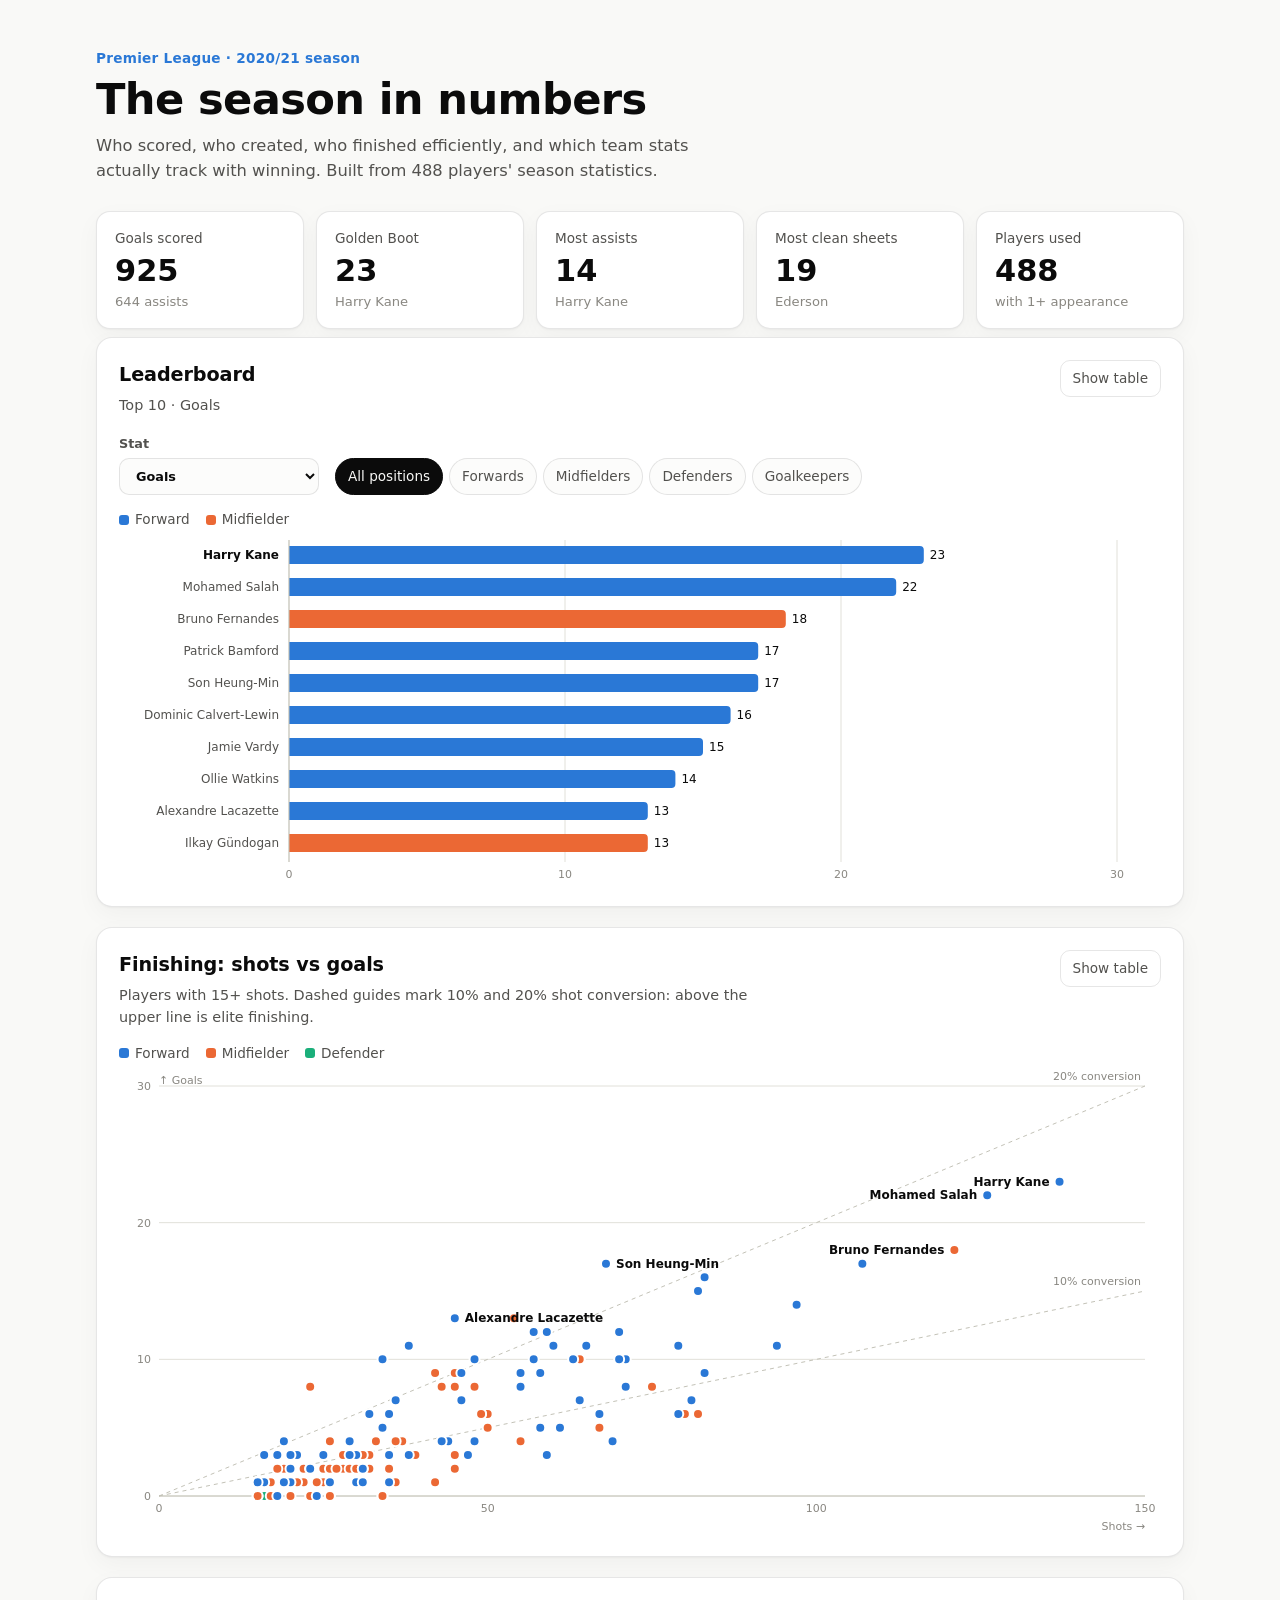
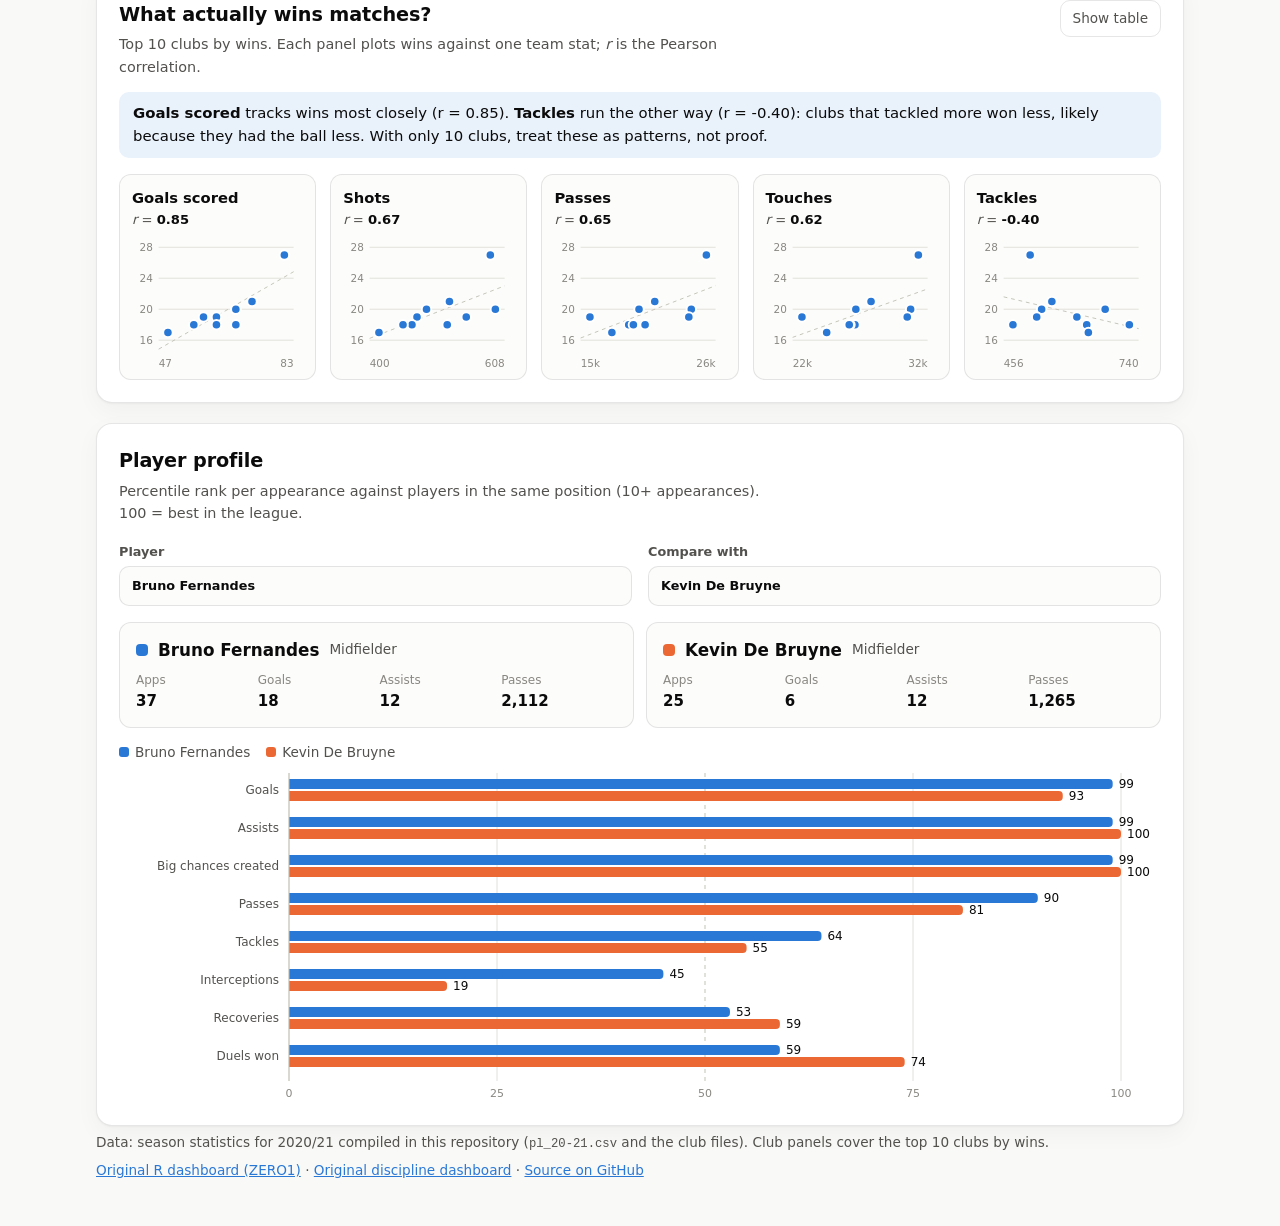
<file: index.html>
<!doctype html>
<html lang="en">
<head>
<meta charset="utf-8">
<meta name="viewport" content="width=device-width, initial-scale=1">
<title>Premier League 2020/21 in Numbers</title>
<meta name="description" content="Interactive Premier League 2020/21 dashboard: leaderboards, finishing efficiency, what drives wins, and player percentile profiles.">
<link rel="stylesheet" href="style.css">
</head>
<body>
<header class="top">
  <div class="wrap">
    <p class="eyebrow">Premier League · 2020/21 season</p>
    <h1>The season in numbers</h1>
    <p class="lead">Who scored, who created, who finished efficiently, and which team stats actually track with winning. Built from 488 players' season statistics.</p>
    <div class="kpis" id="kpis"></div>
  </div>
</header>

<main class="wrap">
  <section class="card" id="leaders" aria-labelledby="leaders-title">
    <div class="card-head">
      <div>
        <h2 id="leaders-title">Leaderboard</h2>
        <p class="sub" id="leaders-sub">Top 10 players</p>
      </div>
      <button class="ghost" data-table-toggle="leaders">Show table</button>
    </div>
    <div class="controls">
      <label class="select">
        <span>Stat</span>
        <select id="leader-metric"></select>
      </label>
      <div class="chips" id="leader-pos" role="radiogroup" aria-label="Position"></div>
    </div>
    <div class="legend" id="leaders-legend"></div>
    <div class="chart" id="leaders-chart"></div>
    <div class="table-view" id="leaders-table" hidden></div>
  </section>

  <section class="card" id="finishing" aria-labelledby="finishing-title">
    <div class="card-head">
      <div>
        <h2 id="finishing-title">Finishing: shots vs goals</h2>
        <p class="sub">Players with 15+ shots. Dashed guides mark 10% and 20% shot conversion: above the upper line is elite finishing.</p>
      </div>
      <button class="ghost" data-table-toggle="finishing">Show table</button>
    </div>
    <div class="legend" id="finishing-legend"></div>
    <div class="chart" id="finishing-chart"></div>
    <div class="table-view" id="finishing-table" hidden></div>
  </section>

  <section class="card" id="wins" aria-labelledby="wins-title">
    <div class="card-head">
      <div>
        <h2 id="wins-title">What actually wins matches?</h2>
        <p class="sub" id="wins-sub">Top 10 clubs by wins. Each panel plots wins against one team stat; <em>r</em> is the Pearson correlation.</p>
      </div>
      <button class="ghost" data-table-toggle="wins">Show table</button>
    </div>
    <p class="insight" id="wins-insight"></p>
    <div class="multiples" id="wins-chart"></div>
    <div class="table-view" id="wins-table" hidden></div>
  </section>

  <section class="card" id="profile" aria-labelledby="profile-title">
    <div class="card-head">
      <div>
        <h2 id="profile-title">Player profile</h2>
        <p class="sub">Percentile rank per appearance against players in the same position (10+ appearances). 100 = best in the league.</p>
      </div>
    </div>
    <div class="controls">
      <label class="select grow">
        <span>Player</span>
        <input id="player-a" list="player-names" autocomplete="off" spellcheck="false">
      </label>
      <label class="select grow">
        <span>Compare with</span>
        <input id="player-b" list="player-names" autocomplete="off" spellcheck="false" placeholder="Optional">
      </label>
      <datalist id="player-names"></datalist>
    </div>
    <div class="profile-cards" id="profile-cards"></div>
    <div class="legend" id="profile-legend"></div>
    <div class="chart" id="profile-chart"></div>
  </section>
</main>

<footer class="wrap foot">
  <p>Data: season statistics for 2020/21 compiled in this repository (<code>pl_20-21.csv</code> and the club files). Club panels cover the top 10 clubs by wins.</p>
  <p><a href="r/project.html">Original R dashboard (ZERO1)</a> · <a href="r/big.html">Original discipline dashboard</a> · <a href="https://github.com/biggyatz/EPL-2020-2021-analysis">Source on GitHub</a></p>
</footer>

<div class="tooltip" id="tooltip" role="tooltip" hidden></div>
<script src="app.js"></script>
<!-- Cloudflare Web Analytics --><script type='module' src='https://static.cloudflareinsights.com/beacon.min.js' data-cf-beacon='{"token": "fd97ec722df2403296b1214b6654de0b"}'></script><!-- End Cloudflare Web Analytics -->
</body>
</html>
</file>
<file: style.css>
:root {
  color-scheme: light;
  --page: #f9f9f7;
  --surface: #fcfcfb;
  --raised: #ffffff;
  --text: #0b0b0b;
  --text-2: #52514e;
  --muted: #898781;
  --grid: #e1e0d9;
  --axis: #c3c2b7;
  --border: rgba(11, 11, 11, 0.10);
  --accent: #2a78d6;
  --accent-wash: rgba(42, 120, 214, 0.10);
  --fwd: #2a78d6;
  --mid: #eb6834;
  --def: #1baf7a;
  --gkp: #eda100;
  --a: #2a78d6;
  --b: #eb6834;
  --good: #006300;
  --bad: #d03b3b;
  --shadow: 0 1px 2px rgba(11, 11, 11, 0.04), 0 8px 24px rgba(11, 11, 11, 0.04);
}
@media (prefers-color-scheme: dark) {
  :root:where(:not([data-theme="light"])) {
    color-scheme: dark;
    --page: #0d0d0d;
    --surface: #1a1a19;
    --raised: #1f1f1e;
    --text: #ffffff;
    --text-2: #c3c2b7;
    --muted: #898781;
    --grid: #2c2c2a;
    --axis: #383835;
    --border: rgba(255, 255, 255, 0.10);
    --accent: #3987e5;
    --accent-wash: rgba(57, 135, 229, 0.16);
    --fwd: #3987e5;
    --mid: #d95926;
    --def: #199e70;
    --gkp: #c98500;
    --a: #3987e5;
    --b: #d95926;
    --good: #0ca30c;
    --bad: #e66767;
    --shadow: none;
  }
}
:root[data-theme="dark"] {
  color-scheme: dark;
  --page: #0d0d0d; --surface: #1a1a19; --raised: #1f1f1e; --text: #ffffff; --text-2: #c3c2b7; --muted: #898781;
  --grid: #2c2c2a; --axis: #383835; --border: rgba(255, 255, 255, 0.10); --accent: #3987e5; --accent-wash: rgba(57, 135, 229, 0.16);
  --fwd: #3987e5; --mid: #d95926; --def: #199e70; --gkp: #c98500; --a: #3987e5; --b: #d95926; --good: #0ca30c; --bad: #e66767; --shadow: none;
}

* { box-sizing: border-box; }
html { -webkit-text-size-adjust: 100%; }
body {
  margin: 0;
  background: var(--page);
  color: var(--text);
  font: 15px/1.55 system-ui, -apple-system, "Segoe UI", Roboto, sans-serif;
}
.wrap { max-width: 1120px; margin: 0 auto; padding: 0 16px; }
a { color: var(--accent); }
code { font-size: .9em; }

.top { padding: 48px 0 8px; }
.eyebrow { margin: 0 0 6px; color: var(--accent); font-weight: 600; font-size: .85rem; letter-spacing: .02em; }
h1 { margin: 0 0 8px; font-size: clamp(1.9rem, 4.5vw, 2.7rem); line-height: 1.15; letter-spacing: -0.015em; }
.lead { margin: 0 0 28px; color: var(--text-2); max-width: 62ch; font-size: 1.02rem; }

.kpis { display: grid; gap: 12px; grid-template-columns: repeat(auto-fit, minmax(170px, 1fr)); }
.kpi { background: var(--raised); border: 1px solid var(--border); border-radius: 14px; padding: 16px 18px; box-shadow: var(--shadow); }
.kpi .label { color: var(--text-2); font-size: .85rem; }
.kpi .value { font-size: 1.9rem; font-weight: 650; line-height: 1.2; margin-top: 4px; }
.kpi .note { color: var(--muted); font-size: .82rem; margin-top: 2px; }

main { display: grid; gap: 20px; padding-top: 20px; padding-bottom: 20px; }
.card { background: var(--raised); border: 1px solid var(--border); border-radius: 16px; padding: 22px; box-shadow: var(--shadow); min-width: 0; }
.card-head { display: flex; justify-content: space-between; gap: 16px; align-items: flex-start; }
h2 { margin: 0; font-size: 1.2rem; letter-spacing: -0.005em; }
.sub { margin: 4px 0 0; color: var(--text-2); font-size: .9rem; max-width: 70ch; }
.insight { margin: 14px 0 0; padding: 10px 14px; border-radius: 10px; background: var(--accent-wash); color: var(--text); font-size: .93rem; }

.controls { display: flex; flex-wrap: wrap; gap: 12px 16px; align-items: flex-end; margin-top: 18px; }
.select { display: grid; gap: 4px; font-size: .8rem; color: var(--text-2); font-weight: 600; min-width: 200px; }
.select.grow { flex: 1 1 240px; }
select, input {
  font: inherit; color: var(--text); background: var(--surface);
  border: 1px solid var(--border); border-radius: 10px; padding: 9px 12px; width: 100%;
}
select:focus, input:focus, button:focus-visible { outline: 2px solid var(--accent); outline-offset: 1px; }
.chips { display: flex; flex-wrap: wrap; gap: 6px; }
.chip {
  font: inherit; font-size: .85rem; padding: 7px 12px; border-radius: 999px; cursor: pointer;
  border: 1px solid var(--border); background: var(--surface); color: var(--text-2);
}
.chip[aria-checked="true"] { background: var(--text); color: var(--page); border-color: var(--text); }
.ghost {
  font: inherit; font-size: .85rem; white-space: nowrap; padding: 7px 12px; border-radius: 10px; cursor: pointer;
  border: 1px solid var(--border); background: transparent; color: var(--text-2);
}
.ghost:hover, .chip:hover { border-color: var(--axis); }

.legend { display: flex; flex-wrap: wrap; gap: 6px 16px; margin-top: 14px; font-size: .85rem; color: var(--text-2); }
.legend:empty { display: none; }
.legend .key { display: inline-flex; align-items: center; gap: 6px; }
.legend .sw { width: 10px; height: 10px; border-radius: 3px; display: inline-block; }

.chart { margin-top: 10px; position: relative; }
.chart svg, .multiples svg { display: block; width: 100%; height: auto; overflow: visible; }
.chart text, .multiples text { font-family: inherit; }
.tick { fill: var(--muted); font-size: 11px; font-variant-numeric: tabular-nums; }
.lbl { fill: var(--text-2); font-size: 12px; }
.lbl-strong { fill: var(--text); font-size: 12px; font-weight: 600; }
.val { fill: var(--text); font-size: 12px; font-variant-numeric: tabular-nums; }
.gridline { stroke: var(--grid); stroke-width: 1; }
.baseline { stroke: var(--axis); stroke-width: 1; }
.guide { stroke: var(--axis); stroke-width: 1; stroke-dasharray: 4 4; }
.dot { stroke: var(--raised); stroke-width: 2; }
.hit { fill: transparent; cursor: pointer; }
.dim { opacity: .25; }

.multiples { display: grid; gap: 14px; grid-template-columns: repeat(auto-fit, minmax(190px, 1fr)); margin-top: 16px; }
.panel { border: 1px solid var(--border); border-radius: 12px; padding: 12px 12px 6px; background: var(--surface); }
.panel h3 { margin: 0; font-size: .92rem; }
.panel .r { color: var(--text-2); font-size: .82rem; font-variant-numeric: tabular-nums; }
.panel .r strong { color: var(--text); }

.profile-cards { display: grid; gap: 12px; grid-template-columns: repeat(auto-fit, minmax(260px, 1fr)); margin-top: 16px; }
.pcard { border: 1px solid var(--border); border-radius: 12px; padding: 14px 16px; background: var(--surface); display: grid; gap: 8px; }
.pcard .who { display: flex; align-items: center; gap: 10px; font-weight: 650; font-size: 1.05rem; }
.pcard .who .sw { width: 12px; height: 12px; border-radius: 4px; }
.pcard .pos { color: var(--text-2); font-weight: 400; font-size: .85rem; }
.pcard dl { display: grid; grid-template-columns: repeat(4, 1fr); gap: 6px; margin: 0; }
.pcard dt { color: var(--muted); font-size: .75rem; }
.pcard dd { margin: 0; font-weight: 600; font-variant-numeric: tabular-nums; }

.table-view { margin-top: 14px; overflow-x: auto; }
table { width: 100%; border-collapse: collapse; font-size: .88rem; }
th, td { text-align: left; padding: 7px 10px; border-bottom: 1px solid var(--grid); white-space: nowrap; }
th { color: var(--text-2); font-weight: 600; }
td.n, th.n { text-align: right; font-variant-numeric: tabular-nums; }

.tooltip {
  position: fixed; z-index: 10; pointer-events: none; max-width: 260px;
  background: var(--raised); color: var(--text); border: 1px solid var(--border); border-radius: 10px;
  padding: 8px 10px; font-size: .82rem; box-shadow: 0 6px 24px rgba(0, 0, 0, .16);
}
.tooltip b { display: block; margin-bottom: 2px; }
.tooltip .row { display: flex; justify-content: space-between; gap: 14px; color: var(--text-2); }
.tooltip .row span:last-child { color: var(--text); font-variant-numeric: tabular-nums; }

.foot { color: var(--text-2); font-size: .85rem; padding-bottom: 40px; }
.foot p { margin: 6px 0; }

@media (max-width: 560px) {
  .card { padding: 16px; }
  .card-head { flex-direction: column; }
  .pcard dl { grid-template-columns: repeat(2, 1fr); }
}
</file>
